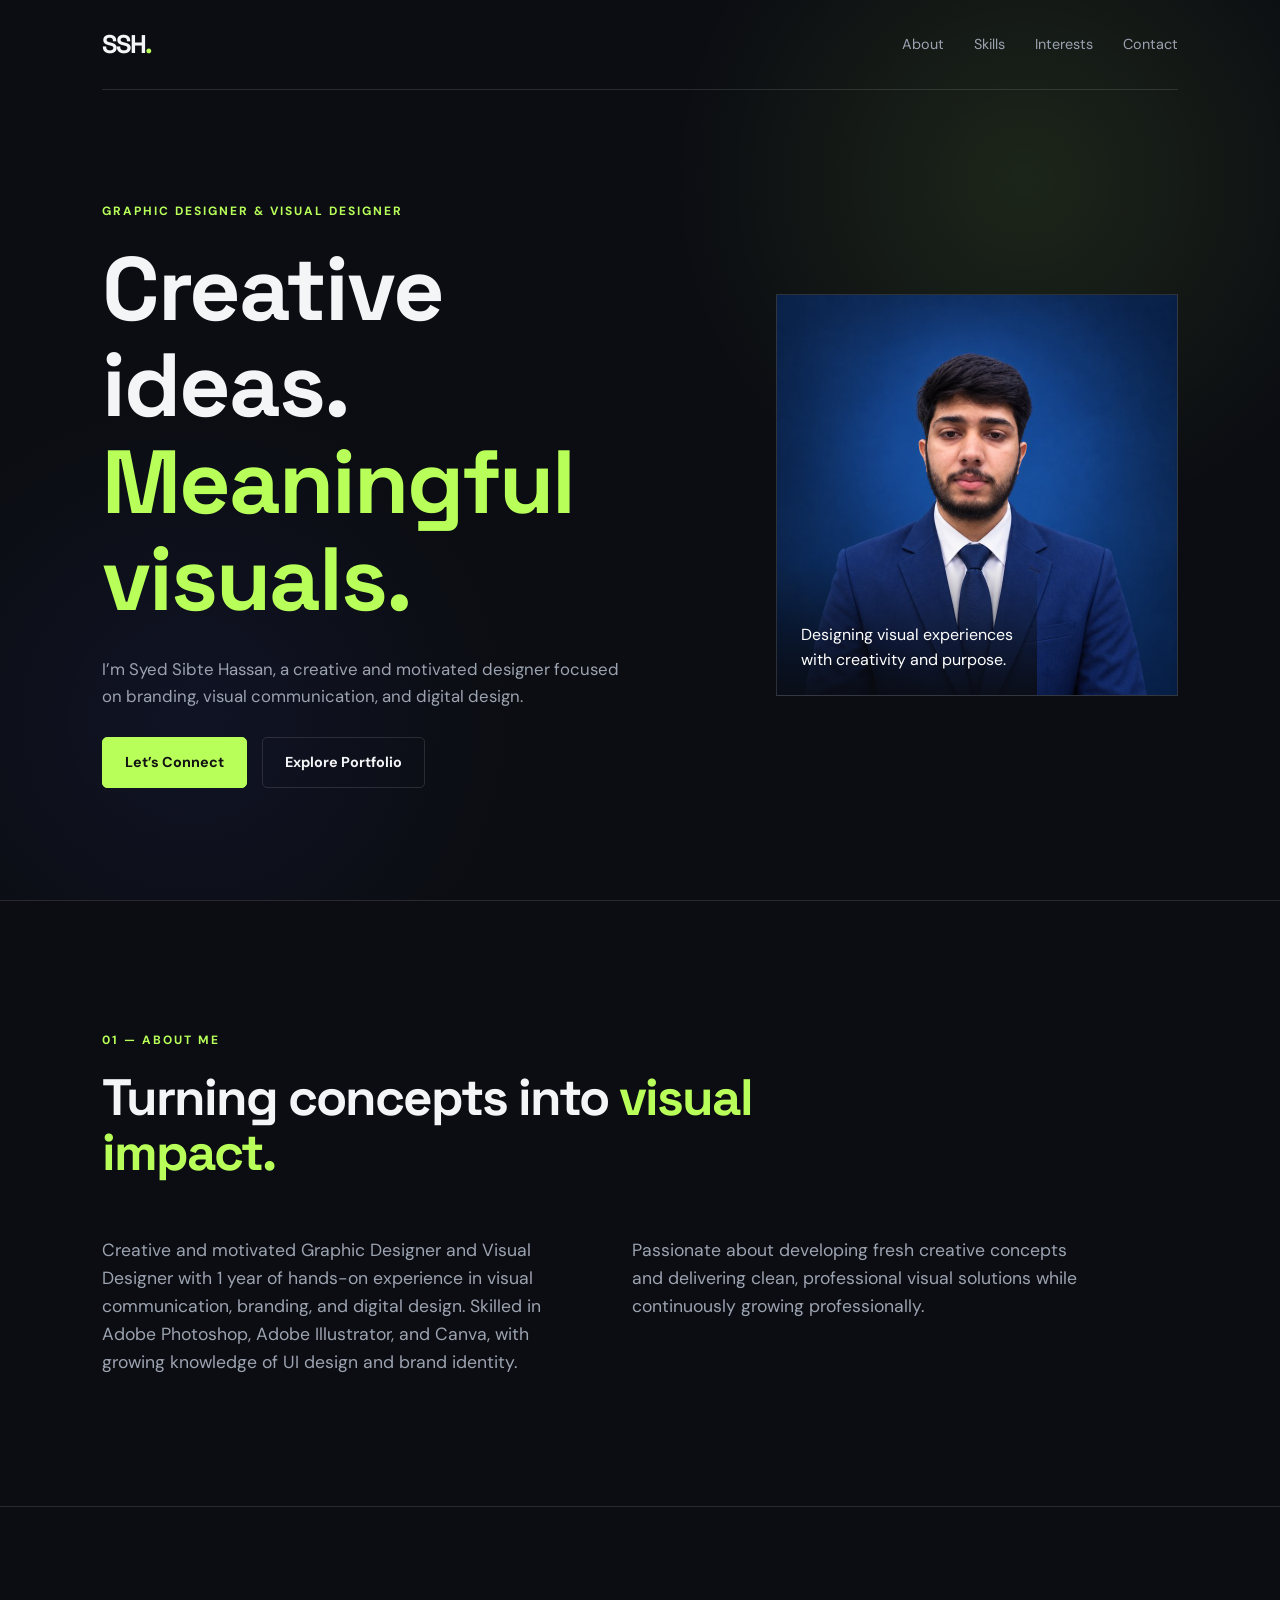
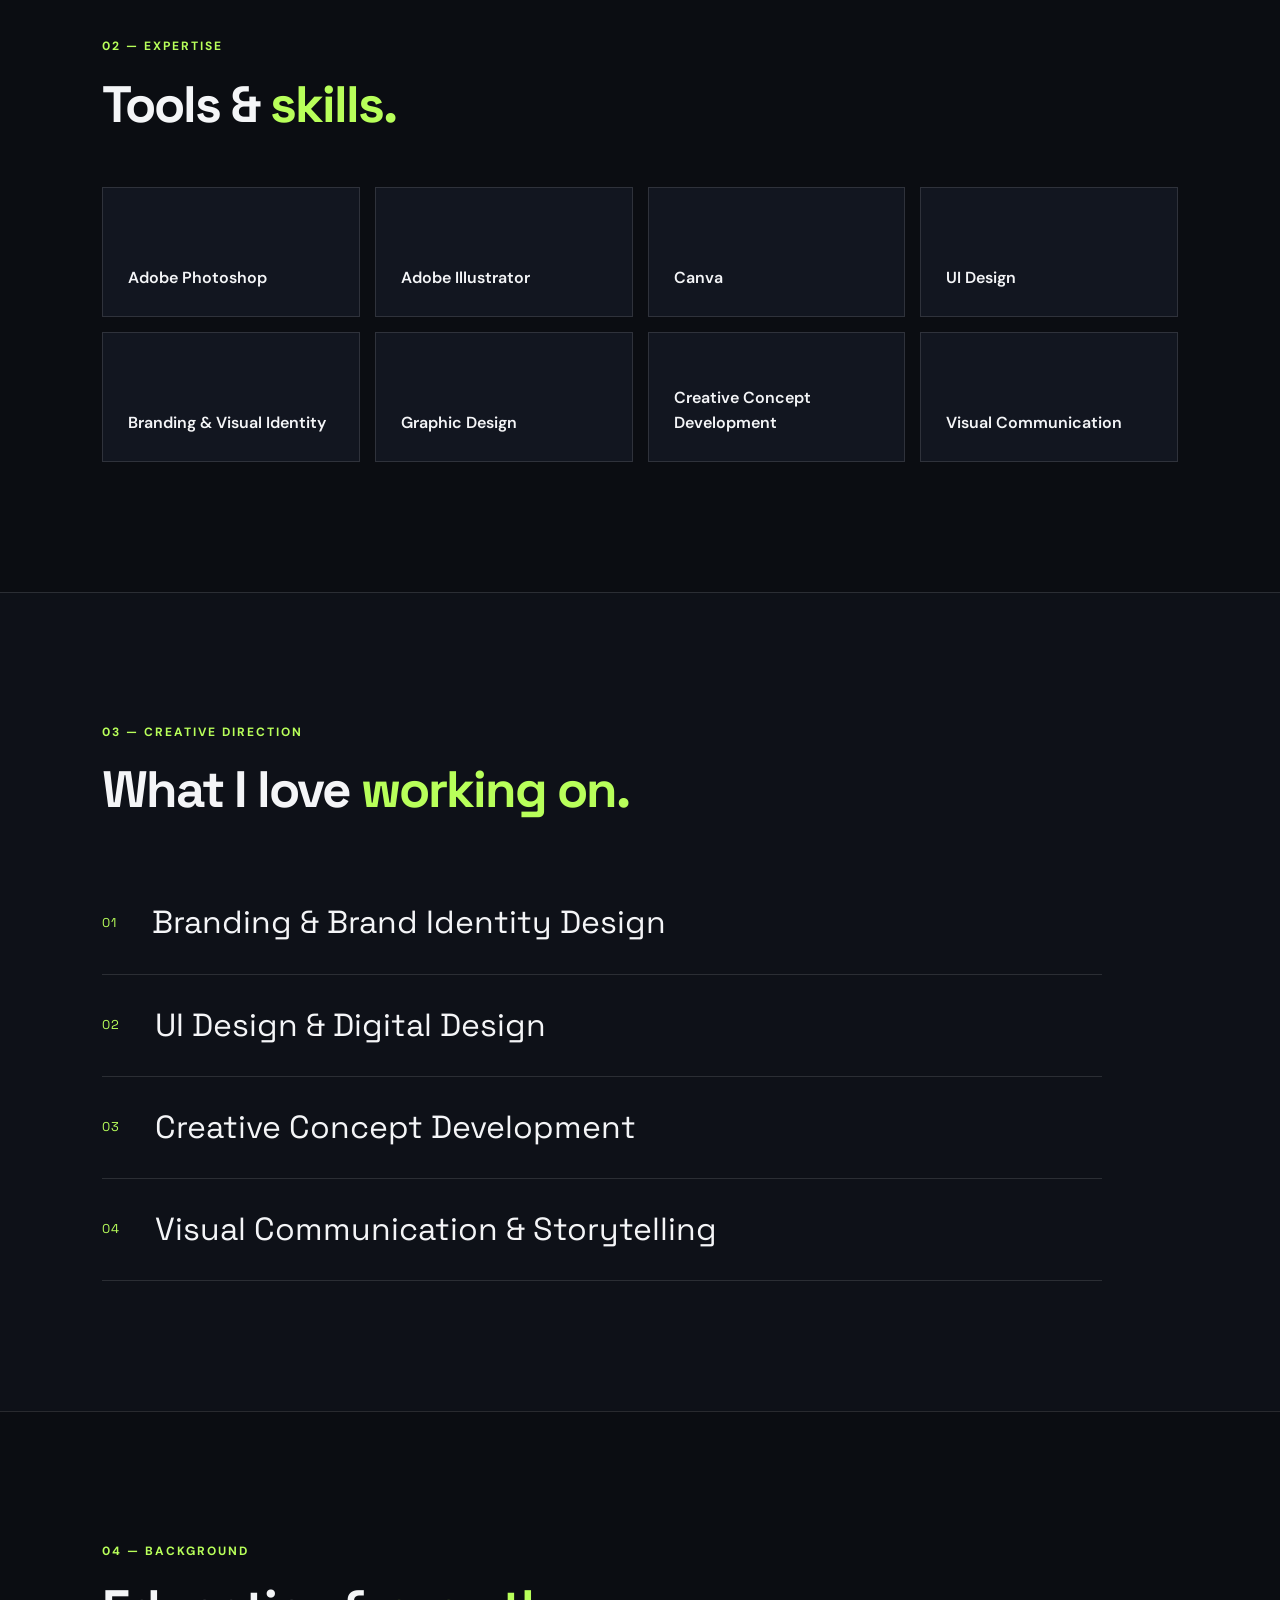
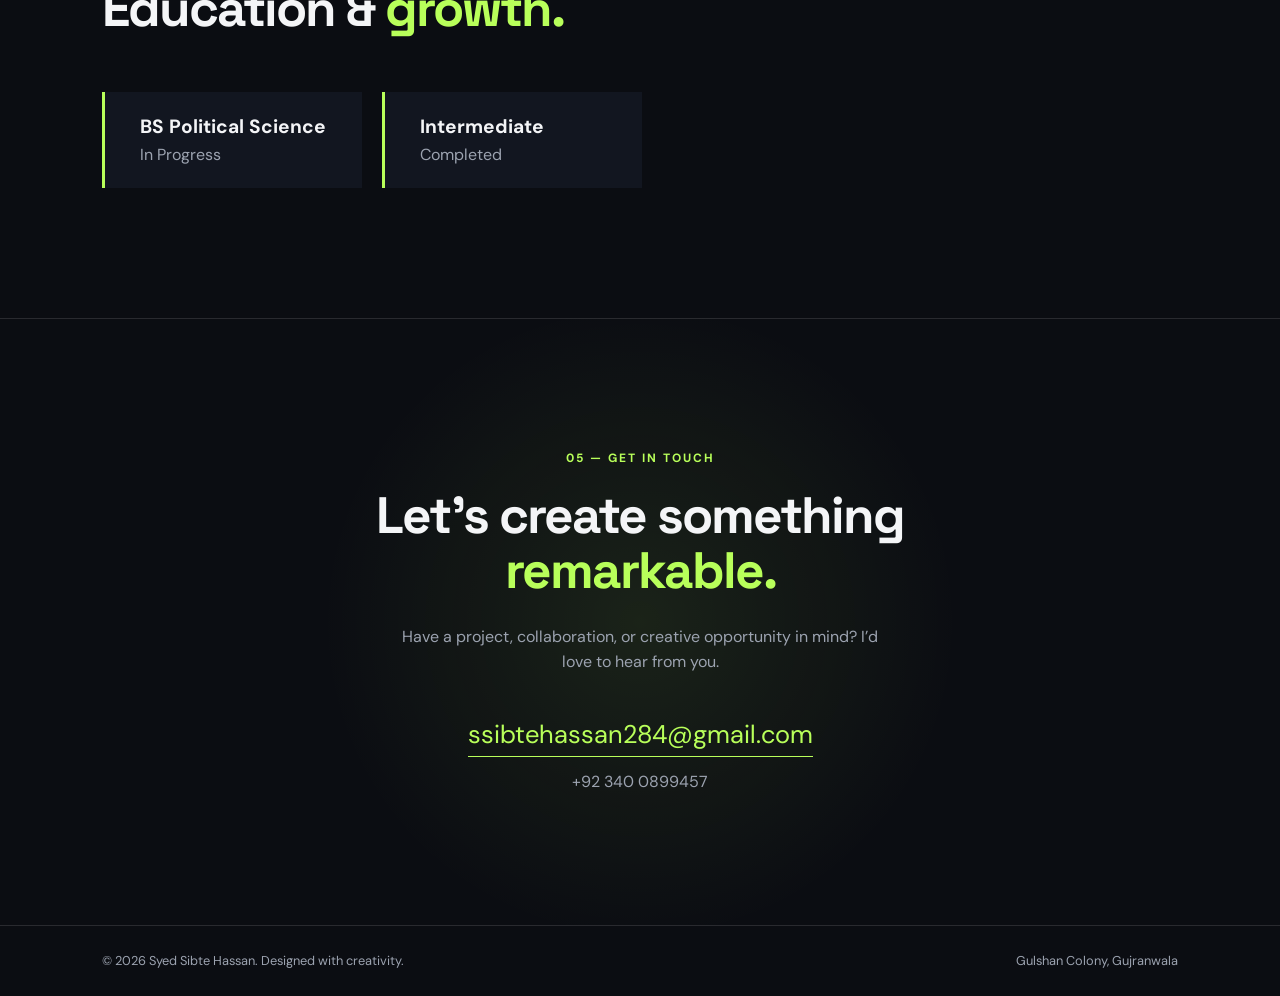
<file: index.html>
<!DOCTYPE html>
<html lang="en">
<head>
  <meta charset="UTF-8" />
  <meta name="viewport" content="width=device-width, initial-scale=1.0" />
  <title>Syed Sibte Hassan | Graphic Designer</title>
  <link rel="stylesheet" href="style.css" />
</head>
<body>
  <header class="hero">
    <nav class="navbar">
      <a href="#" class="logo">SSH<span>.</span></a>
      <div class="nav-links">
        <a href="#about">About</a>
        <a href="#skills">Skills</a>
        <a href="#interests">Interests</a>
        <a href="#contact">Contact</a>
      </div>
    </nav>

    <div class="hero-content">
      <div class="hero-text">
        <p class="eyebrow">GRAPHIC DESIGNER & VISUAL DESIGNER</p>
        <h1>Creative ideas.<br /><span>Meaningful visuals.</span></h1>
        <p class="intro">
          I’m Syed Sibte Hassan, a creative and motivated designer focused on
          branding, visual communication, and digital design.
        </p>
        <div class="hero-buttons">
          <a href="#contact" class="btn primary">Let’s Connect</a>
          <a href="#about" class="btn secondary">Explore Portfolio</a>
        </div>
      </div>
      <div class="hero-card">
        <div class="card-glow"></div>
        <img src="profile.jpg" alt="Syed Sibte Hassan" class="profile-pic" />
        <p>Designing visual experiences with creativity and purpose.</p>
      </div>
    </div>
  </header>

  <main>
    <section id="about" class="section about">
      <div class="section-heading">
        <p class="eyebrow">01 — ABOUT ME</p>
        <h2>Turning concepts into <span>visual impact.</span></h2>
      </div>
      <div class="about-content">
        <p>
          Creative and motivated Graphic Designer and Visual Designer with
          1 year of hands-on experience in visual communication, branding,
          and digital design. Skilled in Adobe Photoshop, Adobe Illustrator,
          and Canva, with growing knowledge of UI design and brand identity.
        </p>
        <p>
          Passionate about developing fresh creative concepts and delivering
          clean, professional visual solutions while continuously growing
          professionally.
        </p>
      </div>
    </section>

    <section id="skills" class="section">
      <div class="section-heading">
        <p class="eyebrow">02 — EXPERTISE</p>
        <h2>Tools & <span>skills.</span></h2>
      </div>
      <div class="skills-grid">
        <div class="skill">Adobe Photoshop</div>
        <div class="skill">Adobe Illustrator</div>
        <div class="skill">Canva</div>
        <div class="skill">UI Design</div>
        <div class="skill">Branding & Visual Identity</div>
        <div class="skill">Graphic Design</div>
        <div class="skill">Creative Concept Development</div>
        <div class="skill">Visual Communication</div>
      </div>
    </section>

    <section id="interests" class="section interests">
      <div class="section-heading">
        <p class="eyebrow">03 — CREATIVE DIRECTION</p>
        <h2>What I love <span>working on.</span></h2>
      </div>
      <div class="interest-list">
        <div><span>01</span> Branding & Brand Identity Design</div>
        <div><span>02</span> UI Design & Digital Design</div>
        <div><span>03</span> Creative Concept Development</div>
        <div><span>04</span> Visual Communication & Storytelling</div>
      </div>
    </section>

    <section class="section education">
      <div class="section-heading">
        <p class="eyebrow">04 — BACKGROUND</p>
        <h2>Education & <span>growth.</span></h2>
      </div>
      <div class="timeline">
        <div class="timeline-item">
          <strong>BS Political Science</strong>
          <p>In Progress</p>
        </div>
        <div class="timeline-item">
          <strong>Intermediate</strong>
          <p>Completed</p>
        </div>
      </div>
    </section>

    <section id="contact" class="section contact">
      <p class="eyebrow">05 — GET IN TOUCH</p>
      <h2>Let’s create something<br /><span>remarkable.</span></h2>
      <p class="contact-text">
        Have a project, collaboration, or creative opportunity in mind?
        I’d love to hear from you.
      </p>
      <a class="email" href="mailto:ssibtehassan284@gmail.com">ssibtehassan284@gmail.com</a>
      <p class="phone">+92 340 0899457</p>
    </section>
  </main>

  <footer>
    <p>© 2026 Syed Sibte Hassan. Designed with creativity.</p>
    <p>Gulshan Colony, Gujranwala</p>
  </footer>
</body>
</html>
</file>
<file: style.css>
@import url('https://fonts.googleapis.com/css2?family=DM+Sans:wght@400;500;600;700&family=Space+Grotesk:wght@400;500;600;700&display=swap');

:root {
  --bg: #0b0d12;
  --surface: #121620;
  --text: #f4f5f7;
  --muted: #9ca3b0;
  --accent: #b8ff5a;
  --border: rgba(255,255,255,0.12);
}

* {
  margin: 0;
  padding: 0;
  box-sizing: border-box;
}

html {
  scroll-behavior: smooth;
}

body {
  background: var(--bg);
  color: var(--text);
  font-family: 'DM Sans', sans-serif;
  line-height: 1.6;
}

a {
  color: inherit;
  text-decoration: none;
}

.hero {
  min-height: 100vh;
  padding: 0 8%;
  background:
    radial-gradient(circle at 80% 20%, rgba(184,255,90,0.10), transparent 28%),
    radial-gradient(circle at 15% 80%, rgba(76,93,255,0.08), transparent 25%);
}

.navbar {
  height: 90px;
  display: flex;
  justify-content: space-between;
  align-items: center;
  border-bottom: 1px solid var(--border);
}

.logo {
  font-family: 'Space Grotesk', sans-serif;
  font-size: 1.6rem;
  font-weight: 700;
  letter-spacing: -2px;
}

.logo span, h1 span, h2 span {
  color: var(--accent);
}

.nav-links {
  display: flex;
  gap: 30px;
  color: var(--muted);
  font-size: 0.9rem;
}

.nav-links a:hover {
  color: var(--accent);
}

.hero-content {
  min-height: calc(100vh - 90px);
  display: grid;
  grid-template-columns: 1.2fr 0.8fr;
  align-items: center;
  gap: 70px;
}

.eyebrow {
  color: var(--accent);
  font-size: 0.75rem;
  font-weight: 700;
  letter-spacing: 2px;
  margin-bottom: 20px;
}

h1, h2 {
  font-family: 'Space Grotesk', sans-serif;
  letter-spacing: -2px;
  line-height: 1.08;
}

h1 {
  font-size: clamp(3.5rem, 7vw, 6.8rem);
  max-width: 800px;
}

h2 {
  font-size: clamp(2.3rem, 4vw, 4rem);
}

.intro {
  color: var(--muted);
  max-width: 540px;
  font-size: 1.05rem;
  margin: 28px 0;
}

.hero-buttons {
  display: flex;
  gap: 15px;
  flex-wrap: wrap;
}

.btn {
  padding: 13px 22px;
  border: 1px solid var(--border);
  border-radius: 5px;
  font-weight: 700;
  font-size: 0.9rem;
  transition: 0.3s ease;
}

.primary {
  background: var(--accent);
  color: #111;
  border-color: var(--accent);
}

.primary:hover {
  transform: translateY(-3px);
}

.secondary:hover {
  border-color: var(--accent);
  color: var(--accent);
}

.hero-card {
  position: relative;
  min-height: 390px;
  padding: 35px;
  border: 1px solid var(--border);
  background: linear-gradient(145deg, #191e2a, #0f1219);
  display: flex;
  flex-direction: column;
  justify-content: flex-end;
  overflow: hidden;
}

.card-glow {
  position: absolute;
  width: 240px;
  height: 240px;
  border-radius: 50%;
  background: var(--accent);
  filter: blur(90px);
  opacity: 0.18;
  top: 30px;
  right: -40px;
}

.profile-pic {
  position: relative;
  width: 160px;
  height: 160px;
  border-radius: 50%;
  object-fit: cover;
  border: 2px solid var(--accent);
  box-shadow: 0 0 30px rgba(184,255,90,0.25);
  margin-bottom: 20px;
}

.hero-card p {
  position: relative;
  color: var(--muted);
  max-width: 260px;
}

.section {
  padding: 130px 8%;
  border-top: 1px solid var(--border);
}

.section-heading {
  margin-bottom: 55px;
  max-width: 800px;
}

.about-content {
  display: grid;
  grid-template-columns: 1fr 1fr;
  gap: 60px;
  max-width: 1000px;
  color: var(--muted);
  font-size: 1.1rem;
}

.skills-grid {
  display: grid;
  grid-template-columns: repeat(4, 1fr);
  gap: 15px;
}

.skill {
  min-height: 130px;
  padding: 25px;
  display: flex;
  align-items: flex-end;
  border: 1px solid var(--border);
  background: var(--surface);
  font-weight: 600;
  transition: 0.3s ease;
}

.skill:hover {
  border-color: var(--accent);
  transform: translateY(-5px);
}

.interests {
  background: #0e1118;
}

.interest-list {
  max-width: 1000px;
}

.interest-list div {
  display: flex;
  align-items: center;
  gap: 35px;
  padding: 25px 0;
  border-bottom: 1px solid var(--border);
  font-family: 'Space Grotesk', sans-serif;
  font-size: clamp(1.3rem, 2.5vw, 2.2rem);
}

.interest-list span {
  color: var(--accent);
  font-size: 0.8rem;
  letter-spacing: 1px;
}

.timeline {
  display: flex;
  gap: 20px;
  flex-wrap: wrap;
}

.timeline-item {
  border-left: 3px solid var(--accent);
  padding: 20px 35px;
  background: var(--surface);
  min-width: 260px;
}

.timeline-item strong {
  font-size: 1.2rem;
}

.timeline-item p {
  color: var(--muted);
}

.contact {
  text-align: center;
  background:
    radial-gradient(circle at center, rgba(184,255,90,0.09), transparent 45%);
}

.contact-text {
  color: var(--muted);
  max-width: 500px;
  margin: 25px auto;
}

.email {
  display: inline-block;
  color: var(--accent);
  font-size: clamp(1rem, 2.5vw, 1.6rem);
  border-bottom: 1px solid var(--accent);
  margin-top: 15px;
}

.phone {
  color: var(--muted);
  margin-top: 12px;
}

footer {
  padding: 25px 8%;
  display: flex;
  justify-content: space-between;
  gap: 20px;
  color: var(--muted);
  font-size: 0.8rem;
  border-top: 1px solid var(--border);
}

@media (max-width: 850px) {
  .hero-content {
    grid-template-columns: 1fr;
    padding: 80px 0;
  }

  .hero {
    min-height: auto;
  }

  .hero-card {
    min-height: 300px;
  }

  .about-content {
    grid-template-columns: 1fr;
    gap: 25px;
  }

  .skills-grid {
    grid-template-columns: repeat(2, 1fr);
  }
}

@media (max-width: 550px) {
  .hero, .section {
    padding-left: 6%;
    padding-right: 6%;
  }

  .nav-links {
    gap: 12px;
    font-size: 0.75rem;
  }

  .navbar {
    height: 75px;
  }

  .skills-grid {
    grid-template-columns: 1fr;
  }

  footer {
    flex-direction: column;
  }
}
/* Make the profile photo fill the whole card */
.hero-card {
  position: relative;
  padding: 0 !important;
  overflow: hidden;
  aspect-ratio: 1 / 1;   /* square card, matches your square photo */
  width: 100%;
  max-width: 560px;
  margin-left: auto;
}

.hero-card .profile-pic {
  position: absolute;
  inset: 0;
  width: 100% !important;
  height: 100% !important;
  border-radius: 0 !important;
  border: none !important;
  box-shadow: none !important;
  object-fit: cover;
  object-position: center top;   /* keeps your face in frame */
}

.hero-card .card-glow {
  display: none;
}

/* Caption sits on top of the photo, at the bottom */
.hero-card p {
  position: absolute;
  left: 0;
  right: 0;
  bottom: 0;
  margin: 0;
  padding: 60px 24px 22px;
  color: #fff;
  z-index: 2;
  background: linear-gradient(to top, rgba(10, 12, 18, 0.9), transparent);
}
</file>
